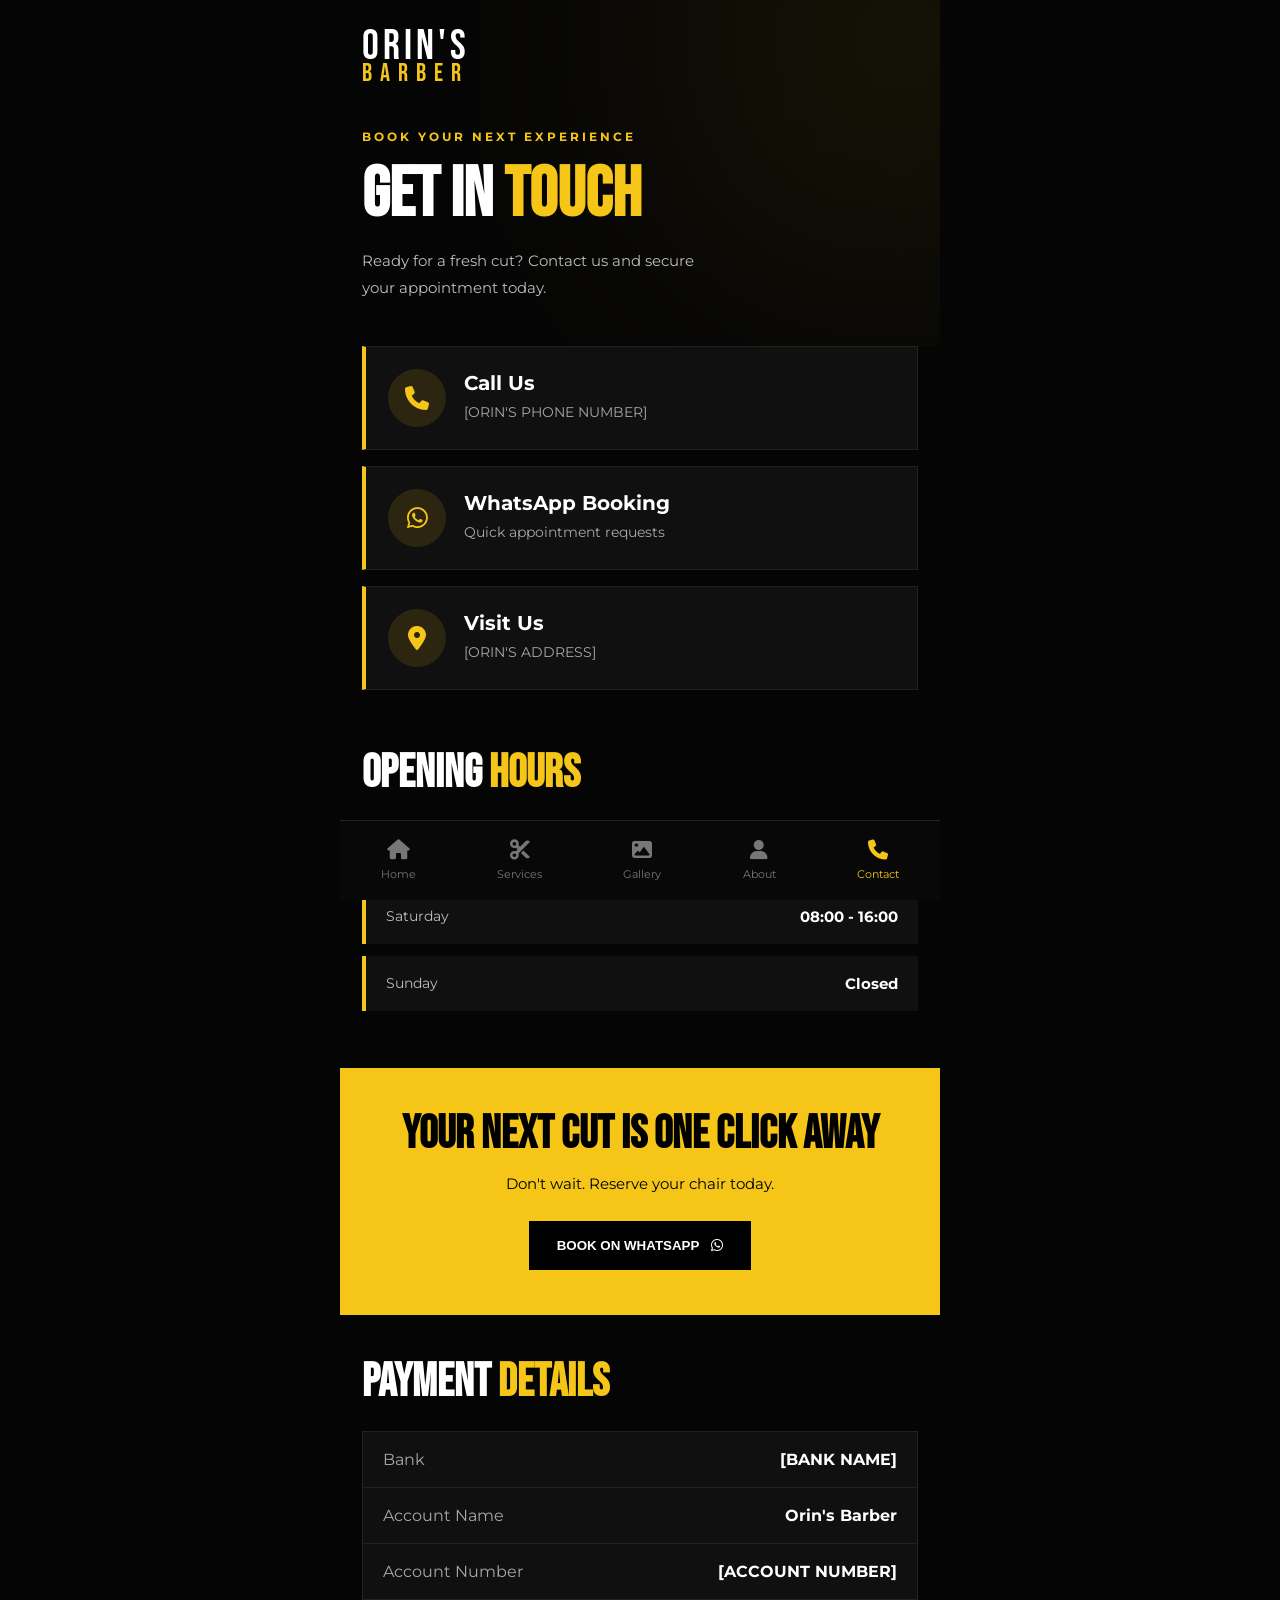
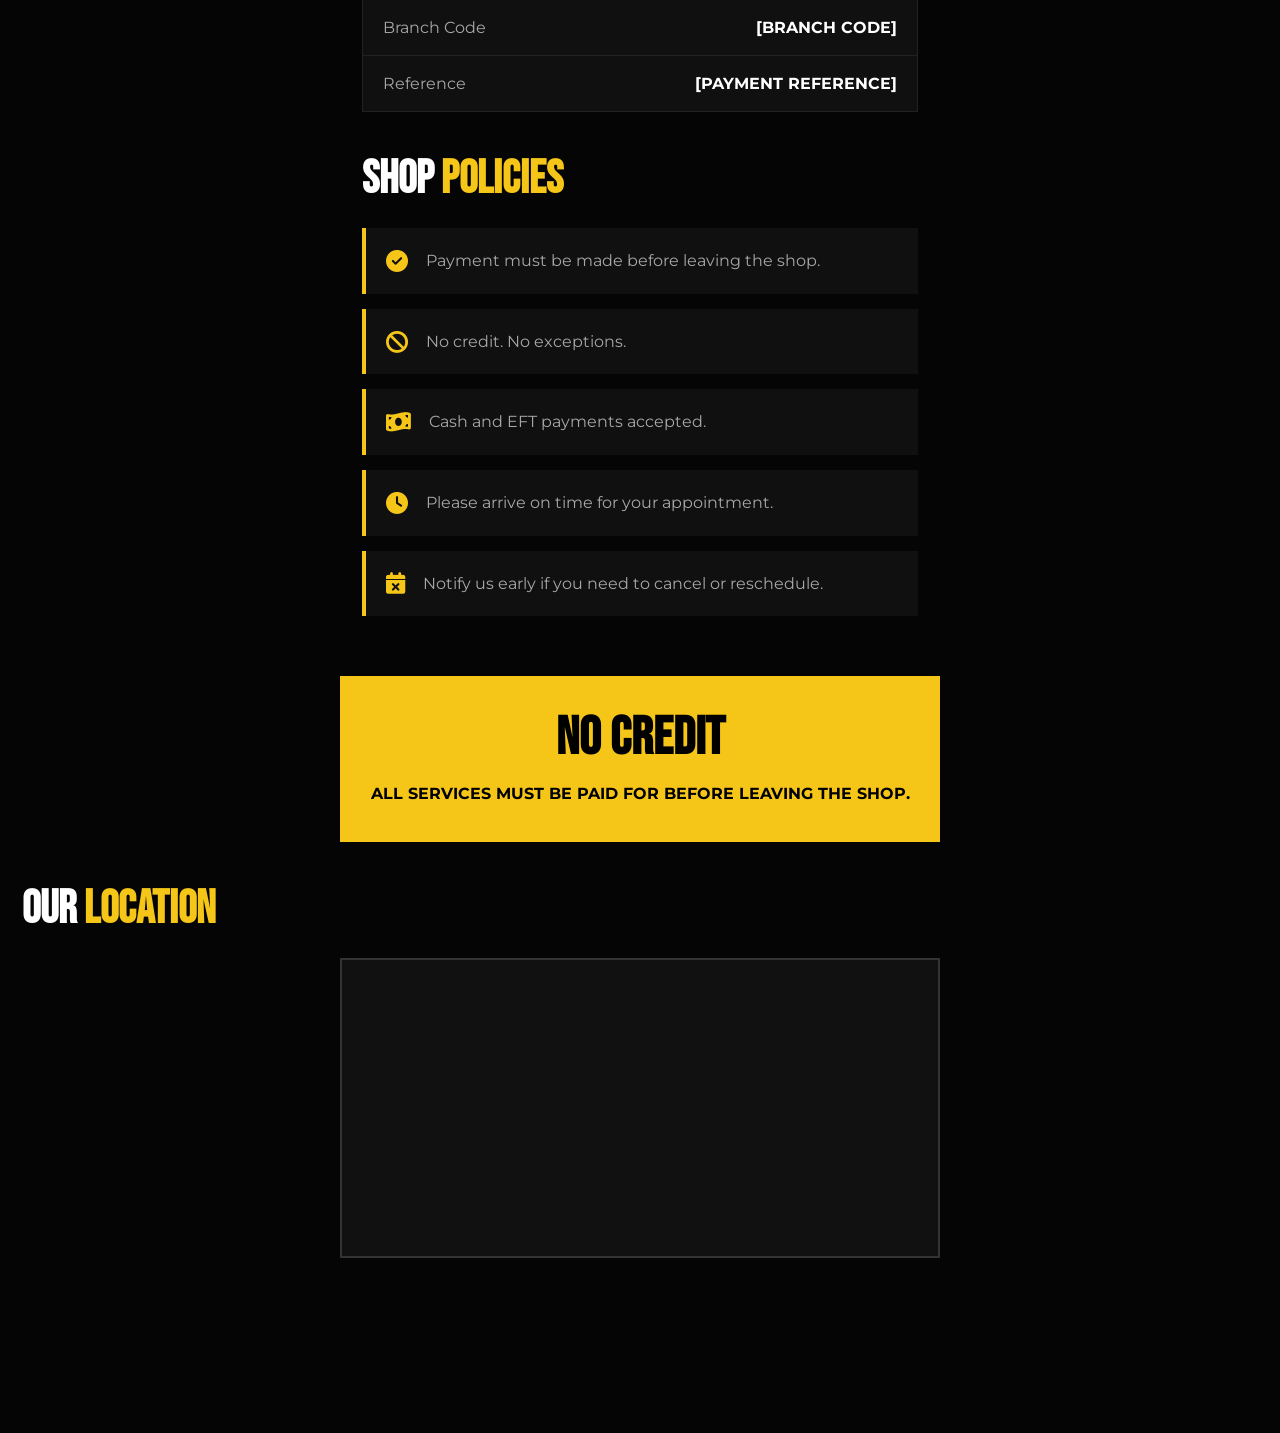
<file: contact.html>
<!DOCTYPE html><html lang="en"><head><meta charset="UTF-8">
<meta name="viewport" content="width=device-width, initial-scale=1.0"><title>Contact | Orin's Barber</title><link href="https://fonts.googleapis.com/css2?family=Bebas+Neue&family=Montserrat:wght@300;400;600;800&display=swap" rel="stylesheet"><link rel="stylesheet" href="https://cdnjs.cloudflare.com/ajax/libs/font-awesome/6.5.0/css/all.min.css"><link rel="stylesheet" href="style.css"></head><body><!-- HEADER --><header class="contact-header"><div class="logo">ORIN'S

<span>
BARBER
</span></div><p class="tag">
BOOK YOUR NEXT EXPERIENCE
</p><h1>GET IN
<span>
TOUCH
</span>

</h1><p>Ready for a fresh cut? Contact us and secure
your appointment today.

</p></header><!-- CONTACT OPTIONS --><section class="contact-cards"><div class="contact-card"><i class="fa-solid fa-phone"></i>

<div><h3>
Call Us
</h3><p>
[ORIN'S PHONE NUMBER]
</p></div></div><div class="contact-card"><i class="fa-brands fa-whatsapp"></i>

<div><h3>
WhatsApp Booking
</h3><p>
Quick appointment requests
</p></div></div><div class="contact-card"><i class="fa-solid fa-location-dot"></i>

<div><h3>
Visit Us
</h3><p>
[ORIN'S ADDRESS]
</p></div></div></section><!-- HOURS --><section class="hours"><h2>OPENING
<span>
HOURS
</span>

</h2><div class="hours-row"><p>
Monday - Friday
</p><strong>
08:00 - 18:00
</strong></div><div class="hours-row"><p>
Saturday
</p><strong>
08:00 - 16:00
</strong></div><div class="hours-row"><p>
Sunday
</p><strong>
Closed
</strong></div></section><!-- BOOKING CTA --><section class="booking-section"><h2>YOUR NEXT CUT
IS ONE CLICK AWAY

</h2><p>Don't wait. Reserve your chair today.

</p><button>BOOK ON WHATSAPP

<i class="fa-brands fa-whatsapp"></i>

</button></section><!-- PAYMENT DETAILS --><section class="payment-details"><h2>
    PAYMENT
    <span>DETAILS</span>
</h2>

<div class="payment-card">

    <div class="payment-row">
        <span>Bank</span>
        <strong>[BANK NAME]</strong>
    </div>

    <div class="payment-row">
        <span>Account Name</span>
        <strong>Orin's Barber</strong>
    </div>

    <div class="payment-row">
        <span>Account Number</span>
        <strong>[ACCOUNT NUMBER]</strong>
    </div>

    <div class="payment-row">
        <span>Branch Code</span>
        <strong>[BRANCH CODE]</strong>
    </div>

    <div class="payment-row">
        <span>Reference</span>
        <strong>[PAYMENT REFERENCE]</strong>
    </div>

</div>

</section><!-- SHOP POLICIES --><section class="shop-policies"><h2>
    SHOP
    <span>POLICIES</span>
</h2>

<div class="policy-card">

    <i class="fa-solid fa-circle-check"></i>

    <p>Payment must be made before leaving the shop.</p>

</div>

<div class="policy-card">

    <i class="fa-solid fa-ban"></i>

    <p>No credit. No exceptions.</p>

</div>

<div class="policy-card">

    <i class="fa-solid fa-money-bill-wave"></i>

    <p>Cash and EFT payments accepted.</p>

</div>

<div class="policy-card">

    <i class="fa-solid fa-clock"></i>

    <p>Please arrive on time for your appointment.</p>

</div>

<div class="policy-card">

    <i class="fa-solid fa-calendar-xmark"></i>

    <p>Notify us early if you need to cancel or reschedule.</p>

</div>

</section><section class="important-notice"><h2>NO CREDIT</h2>

<p>
    ALL SERVICES MUST BE PAID FOR
    BEFORE LEAVING THE SHOP.
</p>

</section><!-- MAP PLACEHOLDER --><!-- GOOGLE MAP --><section class="map-section"><h2>
    OUR
    <span>LOCATION</span>
</h2>

<div class="map-box">

    <iframe
        src="https://www.google.com/maps?q=ORIN'S%20BARBER&output=embed"
        width="100%"
        height="350"
        style="border:0;"
        allowfullscreen=""
        loading="lazy"
        referrerpolicy="no-referrer-when-downgrade">
    </iframe>

</div>

</section><!-- NAV --><nav class="bottom-nav"><a href="index.html"><i class="fa-solid fa-house"></i>

<span>
Home
</span></a><a href="services.html"><i class="fa-solid fa-scissors"></i>

<span>
Services
</span></a><a href="gallery.html"><i class="fa-solid fa-image"></i>

<span>
Gallery
</span></a><a href="about.html"><i class="fa-solid fa-user"></i>

<span>
About
</span></a><a class="active"><i class="fa-solid fa-phone"></i>

<span>
Contact
</span></a></nav><script src="script.js"></script></body></html>
</file>
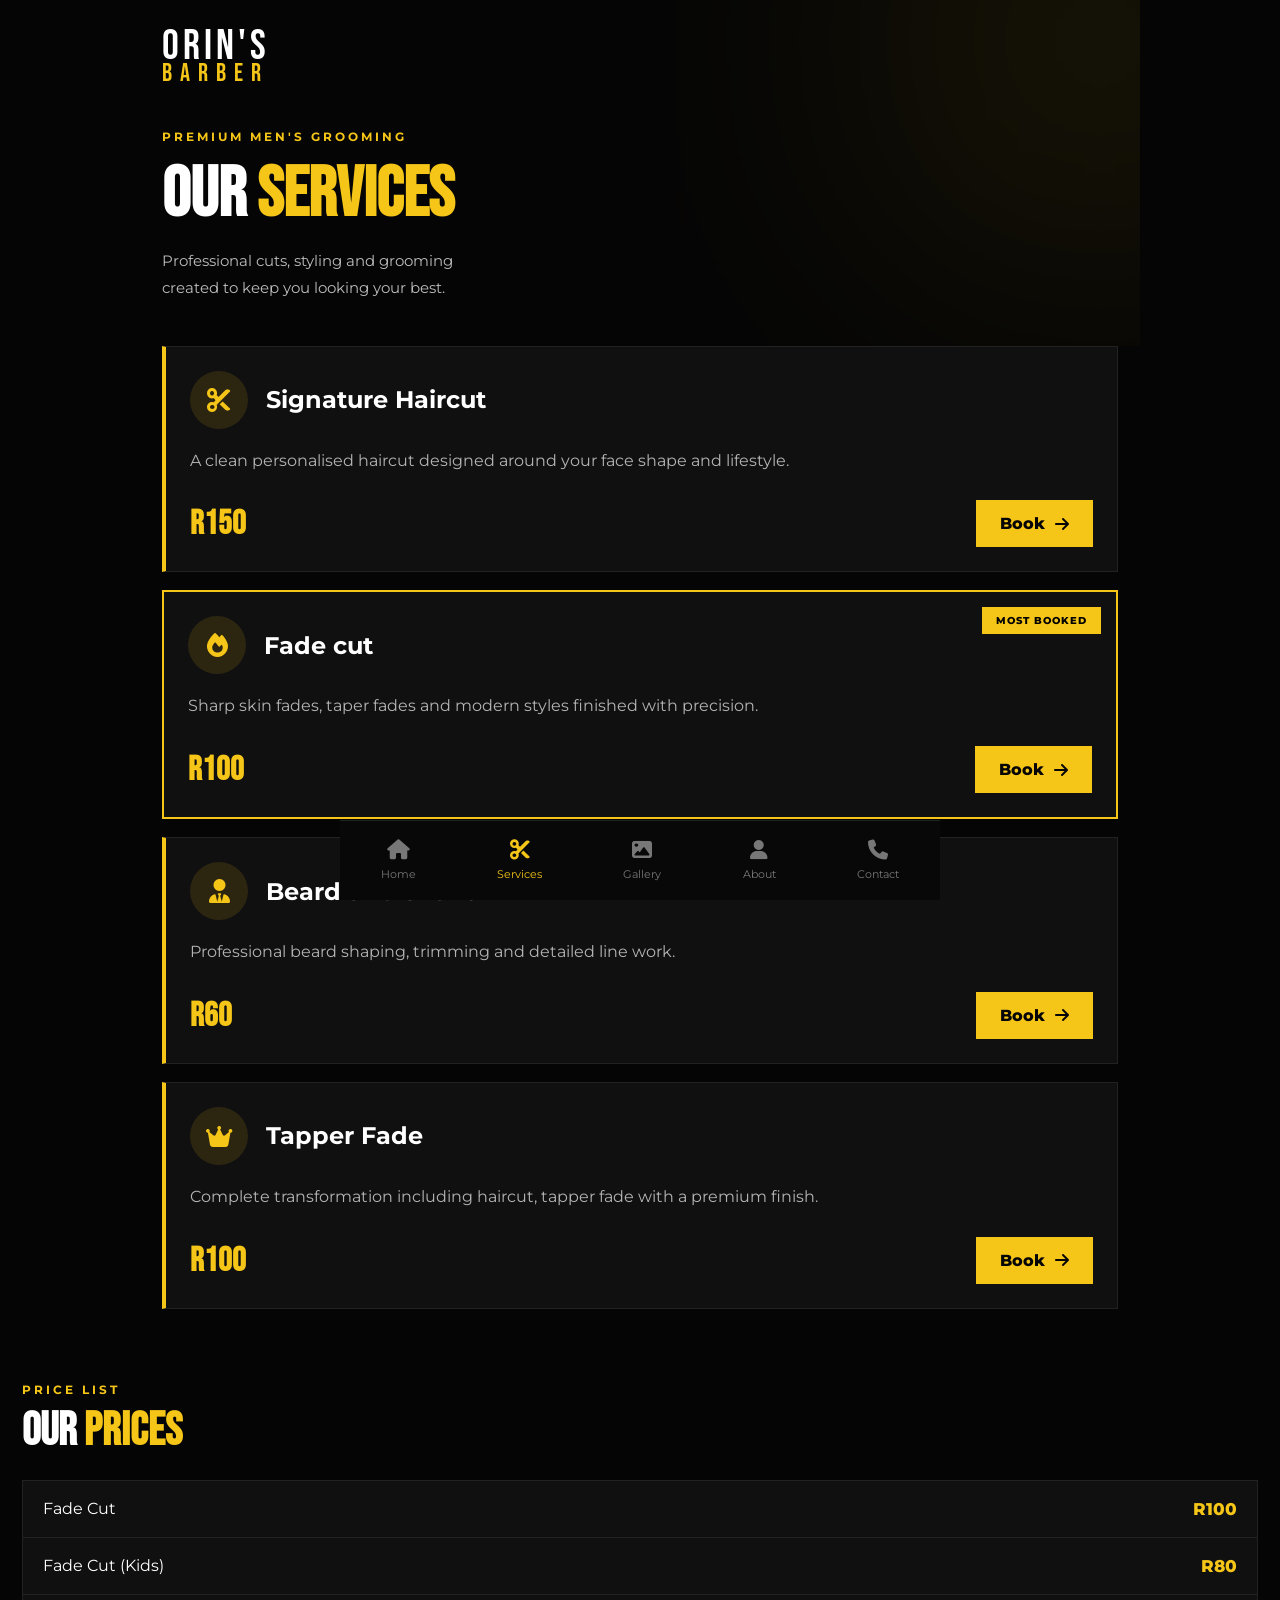
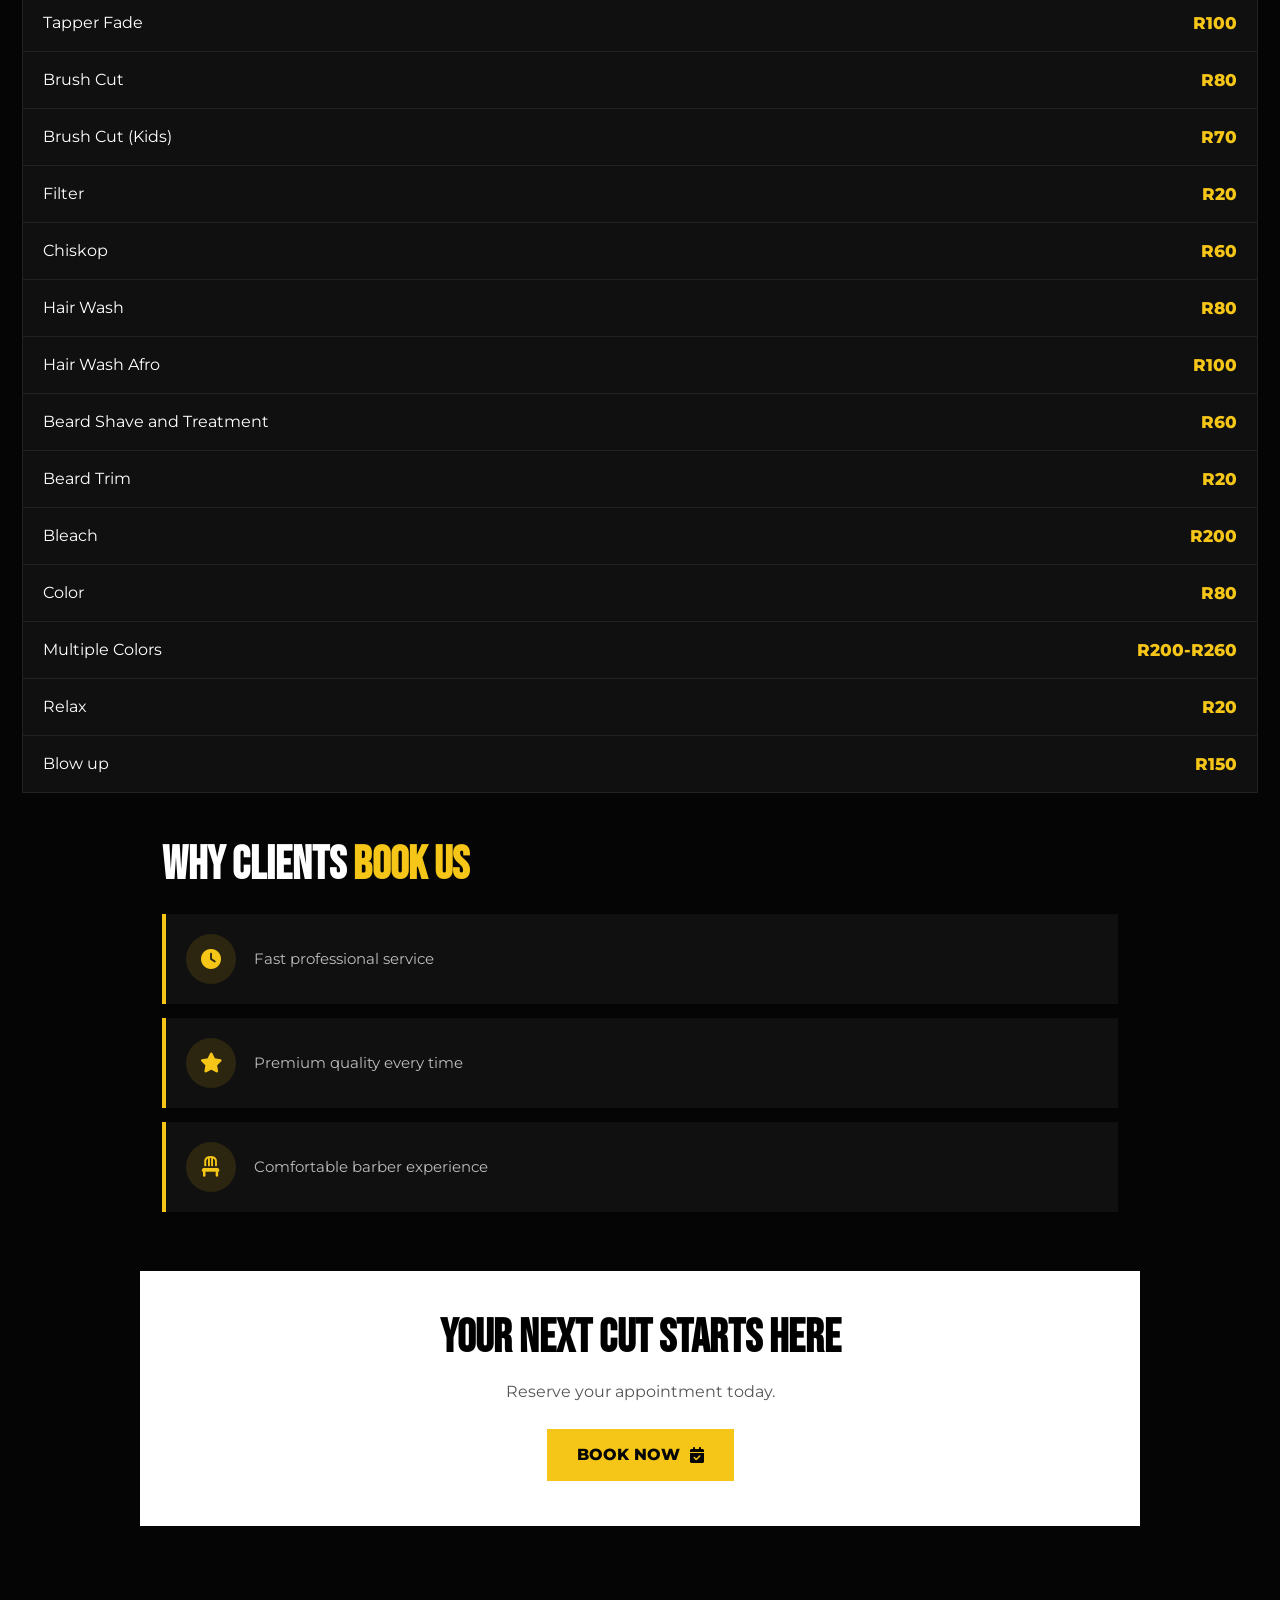
<file: services.html>
<!DOCTYPE html><html lang="en"><head><meta charset="UTF-8">
<meta name="viewport" content="width=device-width, initial-scale=1.0"><title>Services | Orin's Barber</title><link href="https://fonts.googleapis.com/css2?family=Bebas+Neue&family=Montserrat:wght@300;400;600;800&display=swap" rel="stylesheet"><link rel="stylesheet" href="https://cdnjs.cloudflare.com/ajax/libs/font-awesome/6.5.0/css/all.min.css"><link rel="stylesheet" href="https://cdnjs.cloudflare.com/ajax/libs/font-awesome/6.5.0/css/all.min.css"><link rel="stylesheet" href="style.css"></head><body><!-- HEADER --><header class="service-header"><div class="logo">ORIN'S

<span>
BARBER
</span></div><p class="tag">
PREMIUM MEN'S GROOMING
</p><h1>OUR
<span>
SERVICES
</span>

</h1><p>Professional cuts, styling and grooming
created to keep you looking your best.

</p></header><!-- SERVICES --><section class="services-list"><div class="service-box"><div class="service-top"><i class="fa-solid fa-scissors"></i>

<h2>
Signature Haircut
</h2></div><p>A clean personalised haircut designed
around your face shape and lifestyle.

</p><div class="service-bottom"><strong>
R150
</strong><a href="booking.html">
Book
<i class="fa-solid fa-arrow-right"></i>
</a></div></div><div class="service-box featured-service"><div class="service-label">
MOST BOOKED
</div><div class="service-top"><i class="fa-solid fa-fire"></i>

<h2>
Fade cut
</h2></div><p>Sharp skin fades, taper fades and modern
styles finished with precision.

</p><div class="service-bottom"><strong>
R100
</strong><a href="booking.html">
Book
<i class="fa-solid fa-arrow-right"></i>
</a></div></div><div class="service-box"><div class="service-top"><i class="fa-solid fa-user-tie"></i>

<h2>
Beard and shave
</h2></div><p>Professional beard shaping, trimming
and detailed line work.

</p><div class="service-bottom"><strong>
R60
</strong><a href="booking.html">
Book
<i class="fa-solid fa-arrow-right"></i>
</a></div></div><div class="service-box"><div class="service-top"><i class="fa-solid fa-crown"></i>

<h2>
Tapper Fade
</h2></div><p>Complete transformation including haircut,
tapper fade with a premium finish.

</p><div class="service-bottom"><strong>
R100
</strong><a href="booking.html">
Book
<i class="fa-solid fa-arrow-right"></i>
</a></div></div></section><!-- FULL PRICE LIST --><section class="price-list"><div class="section-heading">

    <p>PRICE LIST</p>

    <h2>
        OUR
        <span>PRICES</span>
    </h2>

</div>

<div class="price-table">

    <div class="price-row">
        <span>Fade Cut</span>
        <strong>R100</strong>
    </div>

    <div class="price-row">
        <span>Fade Cut (Kids)</span>
        <strong>R80</strong>
    </div>



    <div class="price-row">
        <span>Tapper Fade</span>
        <strong>R100</strong>
    </div>

    <div class="price-row">
        <span>Brush Cut</span>
        <strong>R80</strong>
    </div>

    <div class="price-row">
        <span>Brush Cut (Kids)</span>
        <strong>R70</strong>
    </div>

    <div class="price-row">
        <span>Filter</span>
        <strong>R20</strong>
    </div>

    <div class="price-row">
        <span>Chiskop</span></span>
        <strong>R60</strong>
    </div>

    <div class="price-row">
        <span>Hair Wash</span>
        <strong>R80</strong>
    </div>

    <div class="price-row">
        <span>Hair Wash Afro</span>
        <strong>R100</strong>
    </div>

    <div class="price-row">
        <span>Beard Shave and Treatment</span>
        <strong>R60</strong>
    </div>

    <div class="price-row">
        <span>Beard Trim</span>
        <strong>R20</strong>
    </div>

    <div class="price-row">
        <span>Bleach</span>
        <strong>R200</strong>
    </div>

    <div class="price-row">
        <span>Color</span>
        <strong>R80</strong>
    </div>

    <div class="price-row">
        <span>Multiple Colors</span>
        <strong>R200-R260</strong>
    </div>

    <div class="price-row">
        <span>Relax</span>
        <strong>R20</strong>
    </div>

<div class="price-row">
        <span>Blow up</span>
        <strong>R150</strong>
    </div>

</div>

  </section><!-- WHY BOOK --><section class="service-benefits"><h2>WHY CLIENTS
<span>
BOOK US
</span>

</h2><div><i class="fa-solid fa-clock"></i>

<p>
Fast professional service
</p></div><div><i class="fa-solid fa-star"></i>

<p>
Premium quality every time
</p></div><div><i class="fa-solid fa-chair"></i>

<p>
Comfortable barber experience
</p></div></section><!-- CTA --><section class="service-cta"><h2>YOUR NEXT CUT
STARTS HERE

</h2><p>
Reserve your appointment today.</p><a href="booking.html">BOOK NOW

<i class="fa-solid fa-calendar-check"></i>

</a></section><!-- BOTTOM NAV --><nav class="bottom-nav"><a href="index.html"><i class="fa-solid fa-house"></i>

<span>
Home
</span></a><a class="active"><i class="fa-solid fa-scissors"></i>

<span>
Services
</span></a><a href="gallery.html"><i class="fa-solid fa-image"></i>

<span>
Gallery
</span></a><a href="about.html"><i class="fa-solid fa-user"></i>

<span>
About
</span></a><a href="contact.html"><i class="fa-solid fa-phone"></i>

<span>
Contact
</span></a></nav><script src="script.js"></script></body></html>
</file>
<file: style.css>
/*==================================================
  ARMANDO'S BARBER
  Premium Mobile Barber Website
==================================================*/


/*==============================
ROOT
==============================*/

:root{

    --black:#050505;
    --dark:#0d0d0d;
    --white:#ffffff;
    --yellow:#f5c518;
    --gray:#a7a7a7;

    --heading:'Bebas Neue', sans-serif;
    --body:'Montserrat', sans-serif;

}



*{
    margin:0;
    padding:0;
    box-sizing:border-box;
}



html{
    scroll-behavior:smooth;
}



body{

    background:var(--black);
    color:var(--white);
    font-family:var(--body);
    overflow-x:hidden;
    padding-bottom:90px;

}



/*==============================
HERO
==============================*/


.hero{

    min-height:100vh;
    padding:30px 22px;
    position:relative;
    overflow:hidden;

}



.hero::before{

    content:"";
    position:absolute;
    width:350px;
    height:350px;
    background:var(--yellow);
    filter:blur(140px);
    opacity:.15;
    top:-100px;
    right:-120px;

}



/*==============================
LOGO
==============================*/


.logo{

    font-family:var(--heading);
    font-size:42px;
    letter-spacing:4px;
    line-height:.8;
    position:relative;
    z-index:2;

}



.logo span{

    display:block;
    color:var(--yellow);
    font-size:25px;
    letter-spacing:8px;

}



/*==============================
HERO CONTENT
==============================*/


.hero-content{

    margin-top:55px;
    position:relative;
    z-index:2;

}



.tag{

    color:var(--yellow);
    font-size:12px;
    letter-spacing:3px;
    font-weight:700;
    margin-bottom:20px;

}



.hero h1{

    font-family:var(--heading);
    font-size:70px;
    line-height:.9;
    letter-spacing:1px;

}



.hero h1 span{

    color:var(--yellow);

}



.description{

    color:#cccccc;
    font-size:15px;
    line-height:1.7;
    margin:25px 0;
    max-width:330px;

}




.booking-btn{


    background:var(--yellow);
    border:none;
    padding:17px 25px;
    border-radius:2px;

    font-weight:800;
    font-size:14px;

    display:flex;
    align-items:center;
    gap:12px;

    cursor:pointer;

    transition:.3s;

}



.booking-btn:hover{

    transform:translateY(-5px);
    box-shadow:0 15px 30px rgba(245,197,24,.3);

}



/*==============================
HERO IMAGE
==============================*/


.hero-image{

    margin-top:45px;
    display:flex;
    justify-content:center;
    position:relative;

}



.image-circle{

    width:280px;
    height:280px;

    border-radius:50%;
    overflow:hidden;

    border:8px solid var(--yellow);

    position:relative;

}



.image-circle img{

    width:100%;
    height:100%;
    object-fit:cover;

}




.experience-card{

    position:absolute;

    bottom:0;
    right:20px;

    background:white;
    color:black;

    padding:18px;
    border-radius:10px;

    display:flex;
    flex-direction:column;

    box-shadow:0 10px 30px #000;

}



.experience-card strong{

    font-size:30px;
    color:black;

}



.experience-card span{

    font-size:10px;
    font-weight:700;

}





/*==============================
STATS
==============================*/


.stats{

    display:grid;
    grid-template-columns:repeat(3,1fr);
    gap:12px;

    padding:20px;

}



.stat-box{

    background:#111;

    border:1px solid #222;

    padding:20px 10px;

    text-align:center;

}



.stat-box h2{

    color:var(--yellow);
    font-size:28px;

}



.stat-box p{

    color:#aaa;
    font-size:11px;
    margin-top:8px;

}





/*==============================
WHY SECTION
==============================*/


.why{

    padding:40px 22px;

}



.why h2{

    font-family:var(--heading);
    font-size:45px;
    letter-spacing:2px;
    margin-bottom:30px;

}



.why h2 span{

    color:var(--yellow);

}



.why-card{


    background:#101010;

    padding:22px;

    margin-bottom:15px;

    display:flex;

    gap:20px;

    border-left:4px solid var(--yellow);

}



.why-card i{

    color:var(--yellow);
    font-size:25px;

}



.why-card h3{

    margin-bottom:8px;

}



.why-card p{

    color:#aaa;
    font-size:13px;
    line-height:1.5;

}




/*==============================
CTA
==============================*/


.cta{

    margin:20px;

    padding:40px 25px;

    background:white;

    color:black;

    text-align:center;

}



.cta h2{

    font-family:var(--heading);
    font-size:45px;
    line-height:1;

}



.cta strong{

    color:#b58a00;

}



.cta p{

    margin:20px 0;

}



.cta button{

    background:black;
    color:white;

    border:none;

    padding:15px 35px;

    font-weight:800;

}





/*==============================
BOTTOM NAV
==============================*/


.bottom-nav{

    position:fixed;

    bottom:0;
    left:0;

    width:100%;

    height:80px;

    background:#080808;

    border-top:1px solid #222;

    display:flex;

    justify-content:space-around;

    align-items:center;

    z-index:999;

}



.bottom-nav a{

    color:#777;

    text-decoration:none;

    display:flex;

    flex-direction:column;

    align-items:center;

    gap:7px;

    font-size:11px;

}



.bottom-nav i{

    font-size:20px;

}



.bottom-nav .active,
.bottom-nav .active i{

    color:var(--yellow);

}





/*==============================
RESPONSIVE
==============================*/


@media(max-width:360px){


.hero h1{

    font-size:58px;

}


.image-circle{

    width:240px;
    height:240px;

}


.logo{

    font-size:35px;

}


}



@media(min-width:768px){


.hero{

    max-width:600px;
    margin:auto;

}



.bottom-nav{

    max-width:600px;
    left:50%;
    transform:translateX(-50%);

}



}

/*==============================
ANIMATIONS
==============================*/


.hidden{

    opacity:0;
    transform:translateY(40px);
    transition:1s ease;

}



.show{

    opacity:1;
    transform:translateY(0);

}




.booking-btn,
.cta button{

    position:relative;
    overflow:hidden;

}



.ripple{

    position:absolute;

    width:100px;
    height:100px;

    background:rgba(255,255,255,.5);

    border-radius:50%;

    transform:translate(-50%,-50%);

    animation:rippleEffect .6s linear;

}



@keyframes rippleEffect{

    from{
        transform:scale(0);
        opacity:1;
    }

    to{
        transform:scale(4);
        opacity:0;
    }

} 

/*==================================================
LANDING PAGE CONVERSION SECTIONS
==================================================*/


/*==============================
HERO BUTTONS
==============================*/


.hero-buttons{

    display:flex;
    gap:12px;
    flex-wrap:wrap;

}


.outline-btn{

    background:transparent;

    color:white;

    border:1px solid var(--yellow);

    padding:17px 22px;

    font-weight:700;

    display:flex;

    align-items:center;

    gap:10px;

}




/*==============================
TRUST BAR
==============================*/


.trust-bar{

    margin:20px;

    background:#111;

    border:1px solid #222;

    display:grid;

    grid-template-columns:repeat(3,1fr);

    padding:20px 10px;

}



.trust-bar div{

    text-align:center;

    border-right:1px solid #333;

}



.trust-bar div:last-child{

    border:none;

}



.trust-bar i{

    color:var(--yellow);

    font-size:20px;

    margin-bottom:8px;

}



.trust-bar h3{

    font-size:25px;

}



.trust-bar p{

    color:#999;

    font-size:11px;

}





/*==============================
INTRO SECTION
==============================*/


.intro{

    padding:50px 25px;

    text-align:center;

}



.small-title{

    color:var(--yellow);

    font-size:12px;

    letter-spacing:3px;

    font-weight:700;

}



.intro h2{

    font-family:var(--heading);

    font-size:45px;

    line-height:1;

    margin:15px 0;

}



.intro h2 span{

    color:var(--yellow);

}



.intro p:last-child{

    color:#aaa;

    line-height:1.7;

    font-size:14px;

}





/*==============================
SERVICE PREVIEW
==============================*/


.preview-services{

    padding:30px 22px;

}



.preview-services h2,
.gallery-preview h2{

    font-family:var(--heading);

    font-size:45px;

    margin-bottom:25px;

}



.preview-services h2 span,
.gallery-preview h2 span{

    color:var(--yellow);

}





.mini-service{


    background:#111;

    padding:20px;

    margin-bottom:15px;

    display:flex;

    gap:20px;

    align-items:center;

    border-left:3px solid var(--yellow);

}



.mini-service i{

    font-size:25px;

    color:var(--yellow);

}



.mini-service h3{

    margin-bottom:6px;

}



.mini-service p{

    color:#999;

    font-size:13px;

}




.dark-button{

    width:100%;

    margin-top:10px;

    padding:17px;

    background:var(--yellow);

    border:none;

    font-weight:800;

}





/*==============================
GALLERY PREVIEW
==============================*/


.gallery-preview{

    padding:40px 22px;

}



.gallery-grid{

    display:grid;

    grid-template-columns:repeat(3,1fr);

    gap:10px;

}



.gallery-grid img{

    width:100%;

    height:160px;

    object-fit:cover;

    border-radius:3px;

}





/*==============================
WHY SECTION IMPROVEMENT
==============================*/


.why{

    padding-top:50px;

}



.why-card{

    transition:.4s;

}



.why-card:hover{

    transform:translateX(8px);

}





/*==============================
CTA IMPROVEMENT
==============================*/


.cta button{

    cursor:pointer;

    transition:.3s;

}



.cta button:hover{

    background:var(--yellow);

    color:black;

}




/*==============================
MOBILE FIXES
==============================*/


@media(max-width:380px){


.hero-buttons button{

    width:100%;

    justify-content:center;

}



.trust-bar h3{

    font-size:20px;

}



.gallery-grid img{

    height:120px;

}


}





@media(min-width:768px){


.hero,
.trust-bar,
.intro,
.preview-services,
.gallery-preview,
.why,
.cta{

    max-width:600px;

    margin-left:auto;

    margin-right:auto;

}


}

/*==================================================
ABOUT PAGE
==================================================*/

/* HEADER */

.about-header{
    padding:30px 22px;
    position:relative;
    overflow:hidden;
}

.about-header::before{
    content:"";
    position:absolute;
    width:280px;
    height:280px;
    background:var(--yellow);
    filter:blur(140px);
    opacity:.08;
    top:-120px;
    right:-120px;
}

.about-header .logo,
.about-header .tag,
.about-header h1,
.about-header p{
    position:relative;
    z-index:2;
}

.about-header h1{
    font-family:var(--heading);
    font-size:68px;
    line-height:.9;
    margin:18px 0;
}

.about-header h1 span{
    color:var(--yellow);
}

.about-header p:last-child{
    color:var(--gray);
    line-height:1.8;
    max-width:340px;
}


/* PROFILE */

.barber-profile{
    padding:25px 22px 50px;
}

.profile-image{
    border:4px solid var(--yellow);
    overflow:hidden;
    border-radius:18px;
    box-shadow:0 20px 40px rgba(0,0,0,.4);
}

.profile-image img{
    display:block;
    width:100%;
    height:420px;
    object-fit:cover;
    transition:.5s;
}

.profile-image:hover img{
    transform:scale(1.05);
}

.profile-content{
    margin-top:35px;
}

.profile-content h2{
    font-family:var(--heading);
    font-size:52px;
    line-height:.9;
    margin-bottom:20px;
}

.profile-content h2 span{
    color:var(--yellow);
}

.profile-content p{
    color:var(--gray);
    line-height:1.8;
    margin-bottom:18px;
}


/* EXPERIENCE */

.experience-section{
    padding:20px 22px 50px;
}

.experience-section h2{
    font-family:var(--heading);
    font-size:52px;
    line-height:.9;
    margin-bottom:25px;
}

.experience-section h2 span{
    color:var(--yellow);
}

.experience-grid{
    display:grid;
    grid-template-columns:repeat(3,1fr);
    gap:15px;
}

.experience-grid div{
    background:var(--dark);
    border:1px solid #222;
    padding:25px 15px;
    text-align:center;
    transition:.3s;
}

.experience-grid div:hover{
    border-color:var(--yellow);
    transform:translateY(-8px);
}

.experience-grid i{
    color:var(--yellow);
    font-size:30px;
    margin-bottom:15px;
}

.experience-grid h3{
    font-size:28px;
    margin-bottom:8px;
}

.experience-grid p{
    color:var(--gray);
    font-size:12px;
}


/* VALUES */

.values-section{
    padding:10px 22px 50px;
}

.values-section h2{
    font-family:var(--heading);
    font-size:52px;
    line-height:.9;
    margin-bottom:25px;
}

.values-section h2 span{
    color:var(--yellow);
}

.value-card{
    display:flex;
    gap:20px;
    align-items:flex-start;
    background:var(--dark);
    border-left:4px solid var(--yellow);
    padding:22px;
    margin-bottom:18px;
    transition:.3s;
}

.value-card:hover{
    transform:translateX(8px);
}

.value-card i{
    color:var(--yellow);
    font-size:28px;
    margin-top:3px;
}

.value-card h3{
    margin-bottom:8px;
}

.value-card p{
    color:var(--gray);
    line-height:1.7;
    font-size:14px;
}


/* CTA */

.about-cta{
    margin:22px;
    padding:45px 25px;
    background:white;
    color:black;
    text-align:center;
    border-radius:8px;
}

.about-cta h2{
    font-family:var(--heading);
    font-size:48px;
    line-height:.95;
}

.about-cta strong{
    color:#b58a00;
}

.about-cta button{
    margin-top:25px;
    background:black;
    color:white;
    border:none;
    padding:16px 30px;
    font-weight:800;
    display:inline-flex;
    align-items:center;
    gap:12px;
    cursor:pointer;
    transition:.3s;
}

.about-cta button:hover{
    background:var(--yellow);
    color:black;
}


/* RESPONSIVE */

@media(max-width:500px){

    .about-header h1{
        font-size:58px;
    }

    .profile-image img{
        height:330px;
    }

    .profile-content h2,
    .experience-section h2,
    .values-section h2{
        font-size:44px;
    }

    .experience-grid{
        grid-template-columns:1fr;
    }
}

@media(min-width:768px){

    .about-header,
    .barber-profile,
    .experience-section,
    .values-section,
    .about-cta{
        max-width:600px;
        margin-left:auto;
        margin-right:auto;
    }
}

@media(min-width:1100px){

    .barber-profile{
        display:grid;
        grid-template-columns:1fr 1fr;
        gap:60px;
        align-items:center;
        max-width:1100px;
    }

    .experience-section,
    .values-section,
    .about-header,
    .about-cta{
        max-width:1100px;
    }

    .experience-grid{
        grid-template-columns:repeat(3,1fr);
    }

    .profile-image img{
        height:520px;
    }
  }


/*==================================================
  CONTACT PAGE
==================================================*/

/*==============================
CONTACT HEADER
==============================*/

.contact-header{
    padding:30px 22px 45px;
    position:relative;
    overflow:hidden;
}

.contact-header::before{
    content:"";
    position:absolute;
    top:-120px;
    right:-120px;
    width:320px;
    height:320px;
    background:var(--yellow);
    filter:blur(140px);
    opacity:.15;
}

.contact-header .logo{
    position:relative;
    z-index:2;
}

.contact-header .tag{
    margin-top:45px;
}

.contact-header h1{
    font-family:var(--heading);
    font-size:70px;
    line-height:.9;
    margin:20px 0;
    position:relative;
    z-index:2;
}

.contact-header h1 span{
    color:var(--yellow);
}

.contact-header p:last-child{
    color:#bcbcbc;
    line-height:1.8;
    font-size:15px;
    max-width:340px;
    position:relative;
    z-index:2;
}

/*==============================
CONTACT CARDS
==============================*/

.contact-cards{
    padding:0 22px 45px;
}

.contact-card{
    background:#101010;
    border:1px solid #222;
    border-left:4px solid var(--yellow);
    padding:22px;
    display:flex;
    align-items:center;
    gap:18px;
    margin-bottom:16px;
    transition:.35s;
}

.contact-card:hover{
    transform:translateY(-6px);
    border-color:var(--yellow);
    box-shadow:0 15px 35px rgba(0,0,0,.35);
}

.contact-card i{
    width:58px;
    height:58px;
    border-radius:50%;
    background:rgba(245,197,24,.12);
    color:var(--yellow);
    display:flex;
    align-items:center;
    justify-content:center;
    font-size:24px;
    flex-shrink:0;
}

.contact-card h3{
    font-size:20px;
    margin-bottom:6px;
}

.contact-card p{
    color:#a7a7a7;
    font-size:14px;
    line-height:1.6;
}

/*==============================
OPENING HOURS
==============================*/

.hours{
    padding:0 22px 45px;
}

.hours h2{
    font-family:var(--heading);
    font-size:46px;
    line-height:1;
    margin-bottom:25px;
}

.hours h2 span{
    color:var(--yellow);
}

.hours-row{
    display:flex;
    justify-content:space-between;
    align-items:center;
    background:#101010;
    border-left:4px solid var(--yellow);
    padding:18px 20px;
    margin-bottom:12px;
}

.hours-row p{
    color:#bdbdbd;
    font-size:14px;
}

.hours-row strong{
    color:var(--white);
    font-size:15px;
}

/*==============================
BOOKING CTA
==============================*/

.booking-section{
    margin:0 22px 45px;
    padding:45px 25px;
    background:var(--yellow);
    color:#000;
    text-align:center;
}

.booking-section h2{
    font-family:var(--heading);
    font-size:46px;
    line-height:.95;
    margin-bottom:18px;
}

.booking-section p{
    font-size:15px;
    margin-bottom:28px;
}

.booking-section button{
    background:#000;
    color:#fff;
    border:none;
    padding:17px 28px;
    font-weight:800;
    display:inline-flex;
    align-items:center;
    gap:12px;
    cursor:pointer;
    transition:.3s;
}

.booking-section button:hover{
    transform:translateY(-5px);
}

/*==============================
MAP
==============================*/

.map-box{
    margin:0 22px 40px;
    height:300px;
    border:2px solid #333;
    background:#111;
    overflow:hidden;
}

.map-box iframe{
    width:100%;
    height:100%;
    display:block;
    border:0;
}

.map-box p{
    color:#a7a7a7;
    font-size:15px;
}

/*==============================
RESPONSIVE
==============================*/

@media(max-width:380px){

    .contact-header h1{
        font-size:58px;
    }

    .contact-card{
        flex-direction:column;
        text-align:center;
    }

    .hours-row{
        flex-direction:column;
        gap:8px;
        text-align:center;
    }

    .booking-section h2{
        font-size:38px;
    }

}

@media(min-width:768px){

    .contact-header,
    .contact-cards,
    .hours,
    .booking-section,
    .map-box{
        max-width:600px;
        margin-left:auto;
        margin-right:auto;
    }

}

  /*==================================================
  GALLERY PAGE
==================================================*/

/*==============================
HEADER
==============================*/

.gallery-header{
    padding:30px 22px 45px;
    position:relative;
    overflow:hidden;
}

.gallery-header::before{
    content:"";
    position:absolute;
    top:-120px;
    right:-120px;
    width:320px;
    height:320px;
    background:var(--yellow);
    filter:blur(140px);
    opacity:.15;
}

.gallery-header .logo{
    position:relative;
    z-index:2;
}

.gallery-header .tag{
    margin-top:45px;
}

.gallery-header h1{
    font-family:var(--heading);
    font-size:70px;
    line-height:.9;
    margin:20px 0;
    position:relative;
    z-index:2;
}

.gallery-header h1 span{
    color:var(--yellow);
}

.gallery-header p:last-child{
    color:#bcbcbc;
    font-size:15px;
    line-height:1.8;
    max-width:340px;
    position:relative;
    z-index:2;
}

/*==============================
FEATURED CUT
==============================*/

.featured-cut{
    margin:0 22px 45px;
    height:420px;
    position:relative;
    overflow:hidden;
    border:2px solid #222;
}

.featured-cut img{
    width:100%;
    height:100%;
    object-fit:cover;
    transition:.5s;
}

.featured-cut:hover img{
    transform:scale(1.05);
}

.cut-info{
    position:absolute;
    left:0;
    bottom:0;
    width:100%;
    padding:30px 22px;
    background:linear-gradient(
        transparent,
        rgba(0,0,0,.95)
    );
}

.cut-info h2{
    font-family:var(--heading);
    font-size:42px;
    margin-bottom:8px;
}

.cut-info p{
    color:#ccc;
    font-size:14px;
}

/*==============================
GALLERY GRID
==============================*/

.gallery-section{
    padding:0 22px 45px;
    display:grid;
    grid-template-columns:repeat(2,1fr);
    gap:15px;
}

.gallery-item{
    height:240px;
    position:relative;
    overflow:hidden;
    border:1px solid #222;
}

.gallery-item img{
    width:100%;
    height:100%;
    object-fit:cover;
    transition:.5s;
}

.gallery-item:hover img{
    transform:scale(1.1);
}

.image-overlay{
    position:absolute;
    left:0;
    bottom:0;
    width:100%;
    padding:18px 15px;
    background:linear-gradient(
        transparent,
        rgba(0,0,0,.9)
    );
}

.image-overlay h3{
    color:#fff;
    font-size:16px;
}

/*==============================
CTA
==============================*/

.gallery-cta{
    margin:0 22px 40px;
    padding:45px 25px;
    background:#fff;
    color:#000;
    text-align:center;
}

.gallery-cta h2{
    font-family:var(--heading);
    font-size:46px;
    line-height:1;
}

.gallery-cta h2 span{
    color:#b58a00;
}

.gallery-cta p{
    margin:20px 0 28px;
    color:#555;
    line-height:1.7;
}

.gallery-cta button{
    background:#000;
    color:#fff;
    border:none;
    padding:17px 28px;
    font-weight:800;
    display:inline-flex;
    align-items:center;
    gap:12px;
    cursor:pointer;
    transition:.3s;
}

.gallery-cta button:hover{
    background:var(--yellow);
    color:#000;
    transform:translateY(-5px);
}

/*==============================
RESPONSIVE
==============================*/

@media(max-width:380px){

    .gallery-header h1{
        font-size:58px;
    }

    .featured-cut{
        height:340px;
    }

    .gallery-section{
        grid-template-columns:1fr;
    }

    .gallery-item{
        height:260px;
    }

}

@media(min-width:768px){

    .gallery-header,
    .featured-cut,
    .gallery-section,
    .gallery-cta{
        max-width:600px;
        margin-left:auto;
        margin-right:auto;
    }

}

@media(min-width:1024px){

    .gallery-header,
    .featured-cut,
    .gallery-section,
    .gallery-cta{
        max-width:1000px;
    }

    .gallery-section{
        grid-template-columns:repeat(3,1fr);
    }

  }

  /*==================================================
  SERVICES PAGE
==================================================*/

/*==============================
HEADER
==============================*/

.service-header{
    padding:30px 22px 45px;
    position:relative;
    overflow:hidden;
}

.service-header::before{
    content:"";
    position:absolute;
    top:-120px;
    right:-120px;
    width:320px;
    height:320px;
    background:var(--yellow);
    filter:blur(140px);
    opacity:.15;
}

.service-header .logo{
    position:relative;
    z-index:2;
}

.service-header .tag{
    margin-top:45px;
}

.service-header h1{
    font-family:var(--heading);
    font-size:70px;
    line-height:.9;
    margin:20px 0;
    position:relative;
    z-index:2;
}

.service-header h1 span{
    color:var(--yellow);
}

.service-header p:last-child{
    color:#bcbcbc;
    font-size:15px;
    line-height:1.8;
    max-width:340px;
    position:relative;
    z-index:2;
}

/*==============================
SERVICE LIST
==============================*/

.services-list{
    padding:0 22px 45px;
}

.service-box{
    background:#101010;
    border:1px solid #222;
    border-left:4px solid var(--yellow);
    padding:24px;
    margin-bottom:18px;
    position:relative;
    transition:.35s;
}

.service-box:hover{
    transform:translateY(-8px);
    border-color:var(--yellow);
    box-shadow:0 18px 35px rgba(0,0,0,.35);
}

.service-top{
    display:flex;
    align-items:center;
    gap:18px;
    margin-bottom:18px;
}

.service-top i{
    width:58px;
    height:58px;
    border-radius:50%;
    background:rgba(245,197,24,.12);
    color:var(--yellow);
    display:flex;
    justify-content:center;
    align-items:center;
    font-size:24px;
}

.service-top h2{
    font-size:24px;
}

.service-box p{
    color:#b4b4b4;
    line-height:1.8;
    margin-bottom:25px;
}

.service-bottom{
    display:flex;
    justify-content:space-between;
    align-items:center;
}

.service-bottom strong{
    color:var(--yellow);
    font-size:34px;
    font-family:var(--heading);
}

.service-bottom button{
    background:var(--yellow);
    color:#000;
    border:none;
    padding:15px 22px;
    font-weight:800;
    display:flex;
    align-items:center;
    gap:10px;
    cursor:pointer;
    transition:.3s;
}

.service-bottom button:hover{
    transform:translateY(-4px);
}

/*==============================
FEATURED SERVICE
==============================*/

.featured-service{
    border:2px solid var(--yellow);
}

.service-label{
    position:absolute;
    top:15px;
    right:15px;
    background:var(--yellow);
    color:#000;
    padding:7px 14px;
    font-size:10px;
    font-weight:800;
    letter-spacing:1px;
}

/*==============================
BENEFITS
==============================*/

.service-benefits{
    padding:0 22px 45px;
}

.service-benefits h2{
    font-family:var(--heading);
    font-size:46px;
    line-height:1;
    margin-bottom:25px;
}

.service-benefits h2 span{
    color:var(--yellow);
}

.service-benefits div{
    display:flex;
    align-items:center;
    gap:18px;
    background:#101010;
    border-left:4px solid var(--yellow);
    padding:20px;
    margin-bottom:14px;
}

.service-benefits i{
    width:50px;
    height:50px;
    border-radius:50%;
    background:rgba(245,197,24,.12);
    display:flex;
    justify-content:center;
    align-items:center;
    color:var(--yellow);
    font-size:20px;
}

.service-benefits p{
    color:#bcbcbc;
    font-size:15px;
}

/*==============================
CTA
==============================*/

.service-cta{
    margin:0 22px 40px;
    padding:45px 25px;
    background:#fff;
    color:#000;
    text-align:center;
}

.service-cta h2{
    font-family:var(--heading);
    font-size:46px;
    line-height:1;
}

.service-cta p{
    color:#555;
    margin:20px 0 28px;
}

.service-cta button{
    background:#000;
    color:#fff;
    border:none;
    padding:17px 30px;
    display:inline-flex;
    align-items:center;
    gap:12px;
    font-weight:800;
    cursor:pointer;
    transition:.3s;
}

.service-cta button:hover{
    background:var(--yellow);
    color:#000;
    transform:translateY(-5px);
}

/*==============================
RESPONSIVE
==============================*/

@media(max-width:380px){

    .service-header h1{
        font-size:58px;
    }

    .service-top{
        flex-direction:column;
        text-align:center;
    }

    .service-bottom{
        flex-direction:column;
        gap:18px;
    }

    .service-bottom button{
        width:100%;
        justify-content:center;
    }

}

@media(min-width:768px){

    .service-header,
    .services-list,
    .service-benefits,
    .service-cta{
        max-width:600px;
        margin-left:auto;
        margin-right:auto;
    }

}

@media(min-width:1024px){

    .service-header,
    .services-list,
    .service-benefits,
    .service-cta{
        max-width:1000px;
    }

}

/*==================================================
HAIRCUT STYLES
==================================================*/

.haircut-styles{
    padding:25px 22px 50px;
}

.section-heading{
    margin-bottom:25px;
}

.section-heading p{
    color:var(--yellow);
    font-size:12px;
    letter-spacing:3px;
    font-weight:700;
    margin-bottom:12px;
}

.section-heading h2{
    font-family:var(--heading);
    font-size:46px;
    line-height:1;
}

.section-heading span{
    color:var(--yellow);
}

.style-grid{
    display:grid;
    grid-template-columns:repeat(2,1fr);
    gap:15px;
}

.style-card{
    background:#101010;
    border:1px solid #222;
    overflow:hidden;
    transition:.35s;
}

.style-card:hover{
    transform:translateY(-6px);
    border-color:var(--yellow);
}

.style-card img{
    width:100%;
    height:180px;
    object-fit:cover;
}

.style-info{
    padding:15px;
}

.style-info h3{
    margin-bottom:8px;
}

.style-info p{
    color:var(--gray);
    font-size:13px;
    line-height:1.6;
    margin-bottom:15px;
}

.style-info span{
    color:var(--yellow);
    font-weight:800;
}

/*==================================================
PRICE LIST
==================================================*/

.price-list{
    padding:10px 22px 50px;
}

.price-table{
    background:#101010;
    border:1px solid #222;
}

.price-row{
    display:flex;
    justify-content:space-between;
    align-items:center;
    padding:18px 20px;
    border-bottom:1px solid #222;
}

.price-row:last-child{
    border-bottom:none;
}

.price-row span{
    color:white;
}

.price-row strong{
    color:var(--yellow);
    font-size:17px;
    font-weight:800;
}

@media(max-width:380px){

    .style-grid{
        grid-template-columns:1fr;
    }

  }


  /*==================================================
PAYMENT DETAILS
==================================================*/

.payment-details,
.shop-policies{
    padding:0 22px 45px;
}

.payment-details h2,
.shop-policies h2{
    font-family:var(--heading);
    font-size:46px;
    margin-bottom:25px;
    line-height:1;
}

.payment-details span,
.shop-policies span{
    color:var(--yellow);
}

.payment-card{
    background:#101010;
    border:1px solid #222;
}

.payment-row{
    display:flex;
    justify-content:space-between;
    align-items:center;
    padding:18px 20px;
    border-bottom:1px solid #222;
}

.payment-row:last-child{
    border-bottom:none;
}

.payment-row span{
    color:var(--gray);
}

.payment-row strong{
    color:var(--white);
}

.policy-card{
    display:flex;
    gap:18px;
    align-items:center;
    background:#101010;
    border-left:4px solid var(--yellow);
    padding:20px;
    margin-bottom:15px;
}

.policy-card i{
    color:var(--yellow);
    font-size:22px;
}

.policy-card p{
    color:var(--gray);
    line-height:1.6;
}

.important-notice{
    margin:0 22px 45px;
    padding:35px 25px;
    background:var(--yellow);
    color:#000;
    text-align:center;
}

.important-notice h2{
    font-family:var(--heading);
    font-size:54px;
    line-height:1;
    margin-bottom:15px;
}

.important-notice p{
    font-weight:700;
    line-height:1.7;
}

@media(min-width:768px){

    .payment-details,
    .shop-policies,
    .important-notice{
        max-width:600px;
        margin-left:auto;
        margin-right:auto;
    }

}

@media(max-width:380px){

    .payment-row{
        flex-direction:column;
        gap:8px;
        text-align:center;
    }

    .policy-card{
        flex-direction:column;
        text-align:center;
    }

    .important-notice h2{
        font-size:42px;
    }

              }


  /* ==========================================
   HOMEPAGE BOOKING BUTTON FIX
========================================== */

.booking-btn {
    color: #050505 !important;
    background: #f5c518 !important;
    width: 100%;
    max-width: 320px;
    min-height: 56px;
    display: inline-flex;
    align-items: center;
    justify-content: center;
    gap: 10px;
    text-decoration: none !important;
    border: 2px solid #f5c518;
}

.booking-btn:hover {
    color: #050505 !important;
    background: #ffffff !important;
}


/* ==========================================
   FINAL CTA BOOK NOW BUTTON
========================================== */

.cta a {
    color: #050505 !important;
    background: #f5c518 !important;
    width: 100%;
    max-width: 320px;
    min-height: 56px;
    display: inline-flex;
    align-items: center;
    justify-content: center;
    text-decoration: none !important;
    font-family: 'Montserrat', sans-serif;
    font-weight: 800;
    border: 2px solid #f5c518;
    text-transform: uppercase;
}

.cta a:hover {
    color: #050505 !important;
    background: #ffffff !important;
  }

/* ==========================================
   FINAL CTA SECTION — YELLOW
========================================== */

.cta {
    background: #f5c518 !important;
    color: #050505 !important;
}

.cta h2,
.cta p,
.cta span,
.cta a {
    color: #050505 !important;
}


/* ==========================================
   BOOKING SUCCESS MODAL — YELLOW
========================================== */

.success-modal {
    background: #f5c518 !important;
    color: #050505 !important;
}

.success-box {
    background: #f5c518 !important;
    color: #050505 !important;
}

.success-box h2,
.success-box p,
.success-box .small-title {
    color: #050505 !important;
}

.success-icon {
    background: #050505 !important;
    color: #f5c518 !important;
}

.success-button {
    background: #050505 !important;
    color: #f5c518 !important;
    border-color: #050505 !important;
  }

/* ==========================================
   BOOKING LINKS — MATCH ORIGINAL BUTTONS
========================================== */

.about-cta a,
.gallery-cta a,
.service-cta a,
.service-bottom a {
    display: inline-flex;
    align-items: center;
    justify-content: center;
    gap: 10px;

    background: #f5c518;
    color: #050505 !important;

    text-decoration: none !important;
    font-family: 'Montserrat', sans-serif;
    font-weight: 800;

    border: 2px solid #f5c518;

    min-height: 52px;
    padding: 14px 28px;

    width: auto;
    min-width: 180px;

    cursor: pointer;
}


/* SERVICE CARD BOOK BUTTONS */

.service-bottom a {
    min-width: 110px;
    min-height: 46px;
    padding: 12px 22px;
}


/* HOVER */

.about-cta a:hover,
.gallery-cta a:hover,
.service-cta a:hover,
.service-bottom a:hover {
    background: #ffffff;
    color: #050505 !important;
    border-color: #ffffff;
}


/* MOBILE */

@media (max-width: 600px) {

    .about-cta a,
    .gallery-cta a,
    .service-cta a {
        width: 100%;
        max-width: 320px;
    }

    .service-bottom a {
        width: auto;
        min-width: 110px;
    }

  }


.map-section{
    padding:0 22px 45px;
}

.map-section h2{
    font-family:var(--heading);
    font-size:46px;
    margin-bottom:25px;
    line-height:1;
}

.map-section h2 span{
    color:var(--yellow);
  }
</file>
